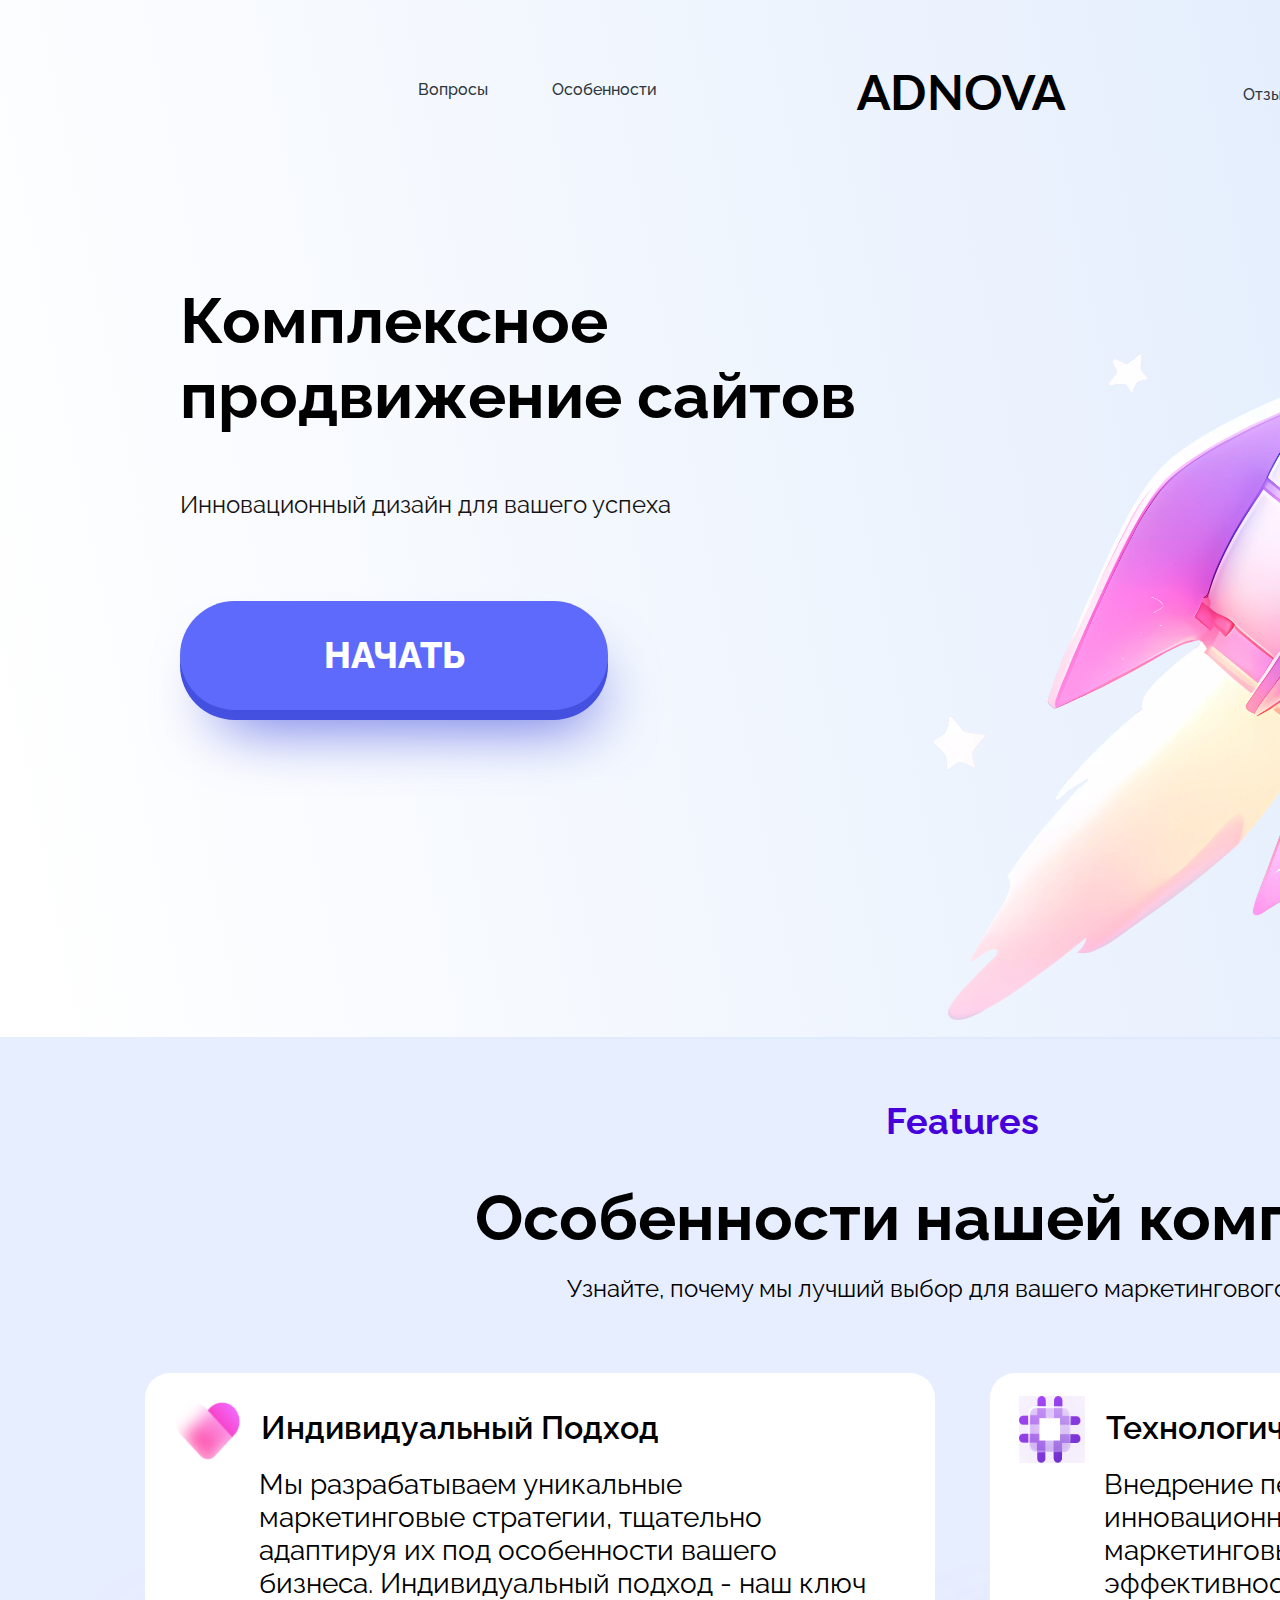
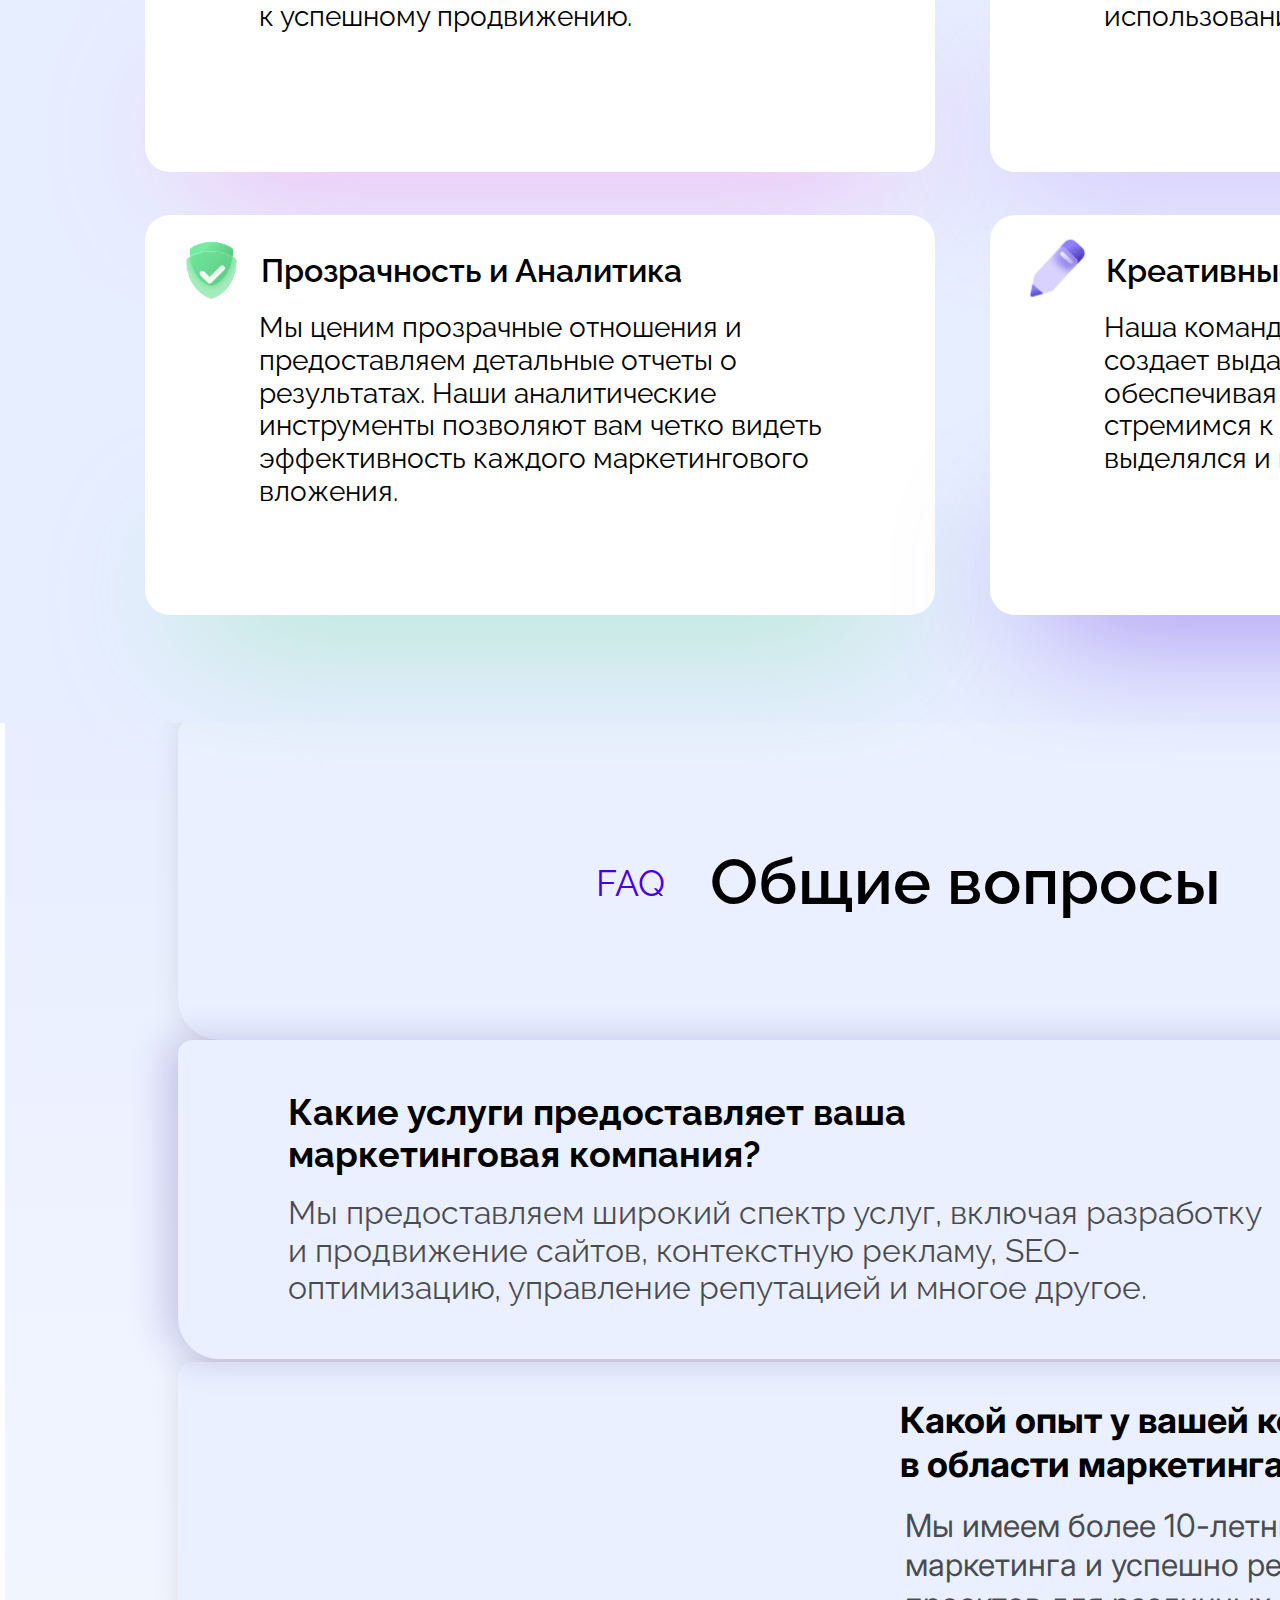
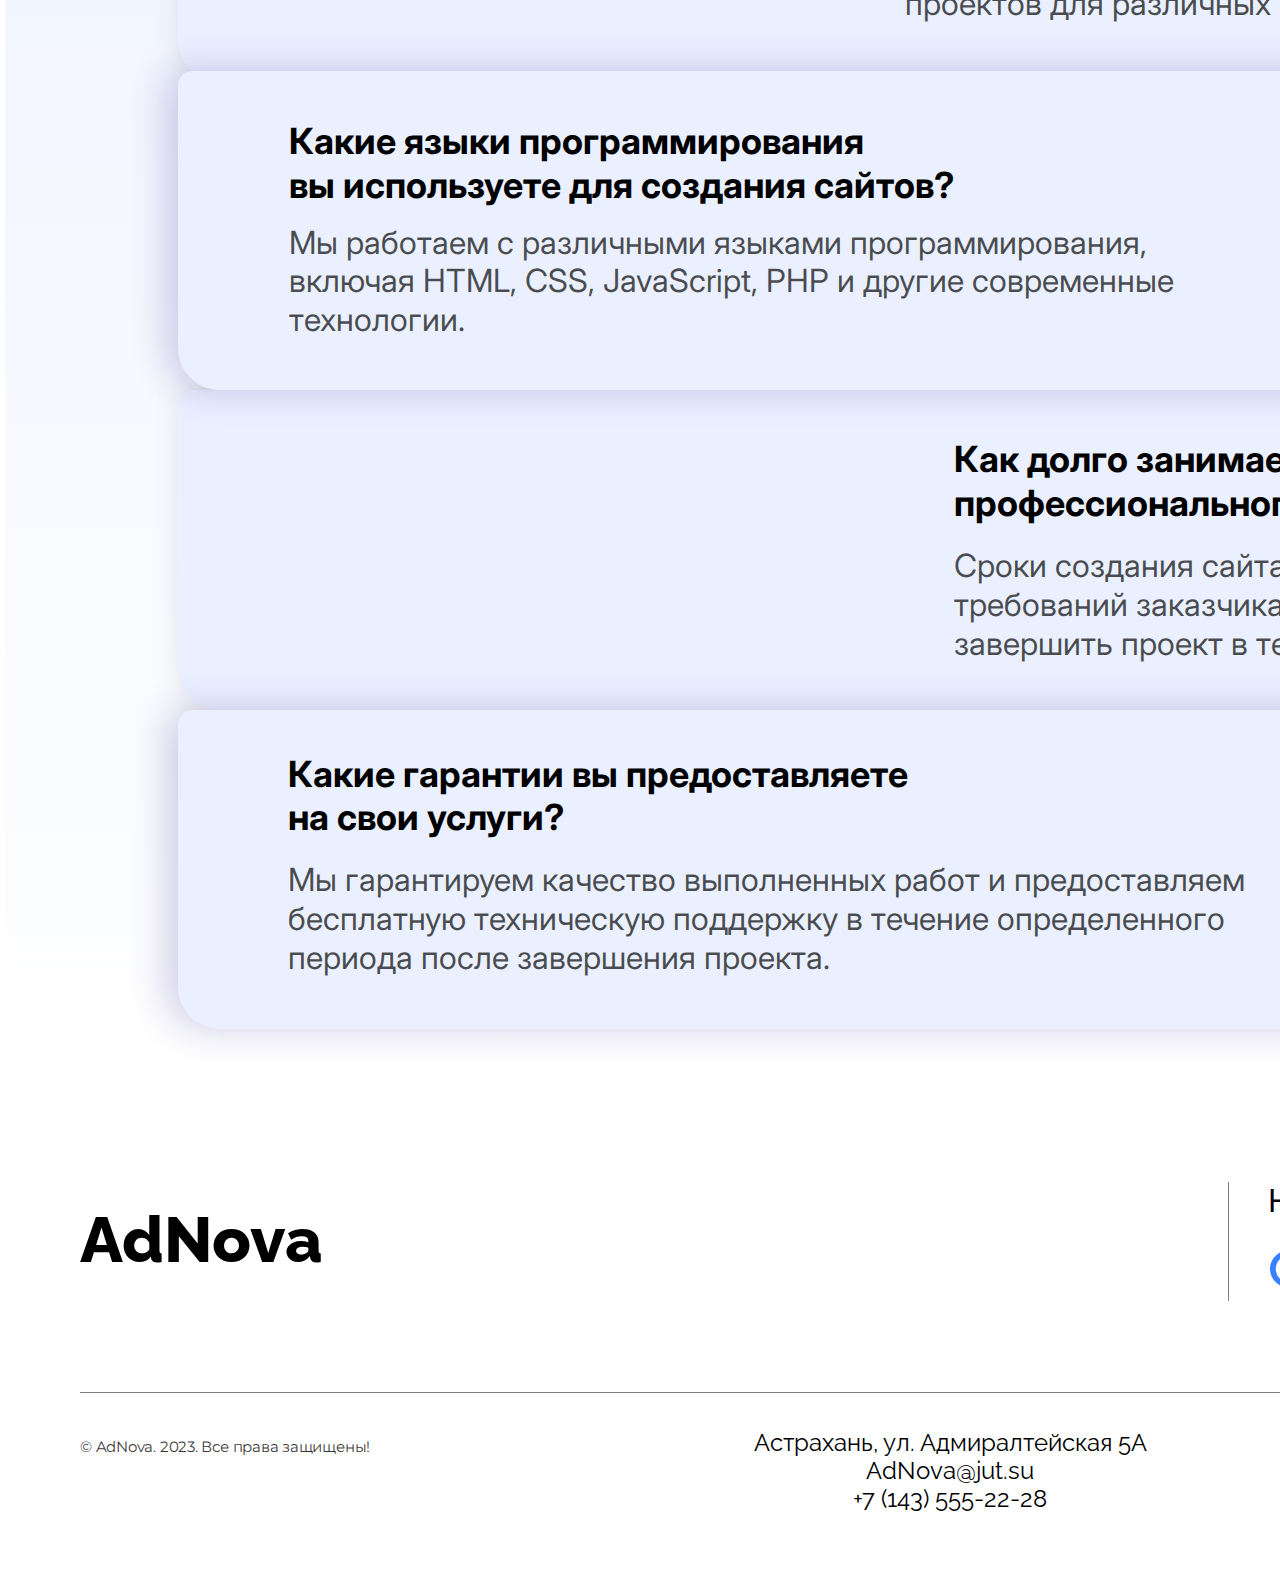
<file: index.html>
<!DOCTYPE html>
<html>
<head>
  <meta charset="utf-8" />
  <link rel="icon" href="/favicon.ico" />
  <meta name="viewport" content="width=device-width, initial-scale=1" />
  <meta name="theme-color" content="#000000" />
  <title>ADNOVA</title>
  <link rel="stylesheet" href="https://fonts.googleapis.com/css?family=Inter%3A400%2C700"/>
  <link rel="stylesheet" href="https://fonts.googleapis.com/css?family=Source+Sans+Pro%3A400%2C500%2C600%2C700%2C800"/>
  <link rel="stylesheet" href="https://fonts.googleapis.com/css?family=Raleway%3A400%2C500%2C600%2C700%2C800"/>
  <link rel="stylesheet" href="https://fonts.googleapis.com/css?family=Lato%3A700"/>
  <link rel="stylesheet" href="https://fonts.googleapis.com/css?family=Montserrat%3A400"/>
  <link rel="stylesheet" href="./styles/style.css"/>
</head>
<body>
<div class="Adnova">
  <div class="auto-group-83gq-hGx">
    <div class="body1-i5a">
      <div class="rectangle-11-yGQ">
      </div>
     
      <div class="rectangle-34-y3S"> 
      </div>
      <div class="rectangle-39-DTa">
      </div>
      <div class="rectangle-41-grx" id="fcku">
      </div>
      <div class="rectangle-35-bDE">
      </div>
      <div class="rectangle-38-35E">
      </div>
      <div class="rectangle-40-Jmr">
      </div>
      <p class="item--Zxg">
      Какие языки программирования 
      <br/>
      вы используете для создания сайтов?
      </p>
      <p class="html-css-javascript-php--65S">Мы работаем с различными языками программирования, включая HTML, CSS, JavaScript, PHP и другие современные технологии.</p>
      <p class="item--qSL">Как долго занимает создание профессионального сайта?</p>
      <p class="item-4-6--q4x">Сроки создания сайта зависят от его сложности и требований заказчика. Обычно мы стараемся завершить проект в течение 4-6 недель.</p>
      <p class="item--5tQ">Какие гарантии вы предоставляете на свои услуги?</p>
      <p class="item--VSL">Мы гарантируем качество выполненных работ и предоставляем бесплатную техническую поддержку в течение определенного периода после завершения проекта.</p>
      <p class="faq-7ME">FAQ</p>
      <p class="item--cHz">Какие услуги предоставляет ваша маркетинговая компания?</p>
      <p class="seo--bvc">Мы предоставляем широкий спектр услуг, включая разработку и продвижение сайтов, контекстную рекламу, SEO-оптимизацию, управление репутацией и многое другое.</p>
      <p class="item--Npt">Какой опыт у вашей компании в области маркетинга?</p>
      <p class="item-10--bSk">Мы имеем более 10-летний опыт работы в сфере маркетинга и успешно реализовали множество проектов для различных клиентов.</p>
      <div class="item--aT6">Общие вопросы</div>
    </div>
    <div class="body-pMS">
      <div class="auto-group-yzvt-GjE">
        <div class="item--ZiL">Особенности нашей компании</div>
        <div class="features-zYk">Features</div>
        <div class="item--hCG">Узнайте, почему мы лучший выбор для вашего маркетингового сайта</div>
        <div class="rectangle-12-U6Y">
        </div>
        <div class="rectangle-13-9Ta">
        </div>
        <div class="rectangle-7-4aY">
        </div>
        <img class="heart-nWY" src="./assets/heart-stQ.png"/>
        <div class="item--vMr">Индивидуальный Подход</div>
        <p class="item--Mxx">Мы разрабатываем уникальные маркетинговые стратегии, тщательно адаптируя их под особенности вашего бизнеса. Индивидуальный подход - наш ключ к успешному продвижению.</p>
        <div class="rectangle-8-Yg4">
        </div>
        <img class="heart-5R6" src="./assets/heart-aGL.png"/>
        <div class="item--BU8">Технологическая Инновационность</div>
        <p class="item--1xx">Внедрение передовых технологий и инновационных решений в наши маркетинговые кампании обеспечивает эффективность и превосходство в использовании современных трендов.</p>
        
        
      </div>
      <div class="auto-group-vjgc-HxQ">
        <div class="auto-group-uzxp-biC">
          <div class="rectangle-12-wGG">
          </div>
          <div class="rectangle-9-YSQ">
          </div>
          <img class="heart-4fe" src="./assets/heart.png"/>
          <div class="item--CG4">Прозрачность и Аналитика</div>
          <p class="item--dcG">Мы ценим прозрачные отношения и предоставляем детальные отчеты о результатах. Наши аналитические инструменты позволяют вам четко видеть эффективность каждого маркетингового вложения.</p>
        </div>
        <div class="auto-group-bfkx-mVW">
          <div class="rectangle-11-tKE">
          </div>
          <div class="rectangle-10-QHa">
          </div>
          <img class="heart-vFv" src="./assets/heart-Eap.png"/>
          <div class="item--dw2">Креативные Решения и Результаты</div>
          <p class="item--URr">Наша команда креативных специалистов создает выдающиеся рекламные материалы, обеспечивая впечатляющие результаты. Мы стремимся к тому, чтобы ваш бренд выделялся и привлекал внимание.</p>
        </div>
      </div>
    </div>
    <div class="header-316">
      
      <img class="rocket" src="./assets/rocket.png"/>
      <div class="item--7v4">
      Комплексное
      <br/>
      продвижение сайтов
      </div>
      <div class="item--Zn4">Инновационный дизайн для вашего успеха</div>
      <div class="group-54-NDi">
        <div class="rectangle-44-6fW">
        </div>
        <div class="rectangle-43-DVE">
        </div>
        <a href="page2.html" class="rectangle-42-YnQ">

        </a>
        <div class="item--Vhe"><a class="tsugino" href="page2.html">НАЧАТЬ</a></div>
      </div>
      
      <div class="head-G68">
        <div class="group-50-QCL">
          <div class="group-53-N9A">
            <div class="item--Vja"><a href="#" class="mueno" id="quetion">Вопросы</a></div>
            <div class="item--LVJ"><a href="#" class="mueno">Особенности</a></div>
            <div class="menu-qgx">
              <div class="item--bRE"><a href="page3.html" class="mueno">Отзывы</a></div>
              <div class="item--tfE"><a href="page2.html" class="mueno">Оставьте заявку</a></div>
            </div>
          </div>
          <div class="adnova-Pbz">ADNOVA</div>
        </div>
      </div>
    </div>
  </div>
  <div class="footer-a-cUk">
    <div class="auto-group-ntp4-w1E">
      <div class="adnova-fT2">AdNova</div>
      <div class="line-1-yCp">
      </div>
      <div class="auto-group-hk2c-usA">
        <div class="auto-group-cnus-EeY">
          <div class="item--P1e">Наши пратнёры:</div>
          <div class="auto-group-1wxs-dwa">
            <div class="google-NeG">
              <img class="vector-WVa" src="./assets/vector-4Ng.png"/>
              <img class="vector-2Tv" src="./assets/vector-rLk.png"/>
              <img class="vector-kPv" src="./assets/vector-CPE.png"/>
              <img class="vector-szL" src="./assets/vector-qH6.png"/>
              <img class="vector-cS8" src="./assets/vector.png"/>
              <img class="vector-wDW" src="./assets/vector-gng.png"/>
            </div>
            <img class="youtube-UjE" src="./assets/youtube.png"/>
          </div>
        </div>
        <img class="jdcom-1z4" src="./assets/jdcom.png"/>
      </div>
    </div>
    <div class="rectangle-kgk">
    </div>
    <div class="auto-group-ucvq-f32">
      <p class="adnova-2023--bBa">© AdNova. 2023. Все права защищены!</p>
      <div class="adnovajutsu-7-143-555-22-28-FG8">
        <span class="adnovajutsu-7-143-555-22-28-FG8-sub-0" style="text-align: center;">
        Астрахань, ул. Адмиралтейская 5А
        <br>
        AdNova@jut.su
        <br>
        +7 (143) 555-22-28
        </span>
        
        <span class="adnovajutsu-7-143-555-22-28-FG8-sub-2"></span>
      </div>
      <p class="item--cRS">Подпишитесь:</p>
      <img class="discord-ssA" src="./assets/discord.png"/>
      <div class="twitter-1Cg">
        <img class="twitter-Xgp" src="./assets/twitter.png"/>
      </div>
      <img class="telegram-3v4" src="./assets/telegram.png"/>
    </div>
  </div>
</div>

<script>
  let fcku = document.querySelector("#fcku")
  let quetion = document.querySelector("#quetion")

  let fpos = fcku.getBoundingClientRect()

  quetion.addEventListener('click', ()=>{
    window.scrollBy(0, fpos.y)
  })
  
  console.log(fpos.y)
  window.scrollBy(0, fpos.y)
</script>

</body>
</html>
</file>
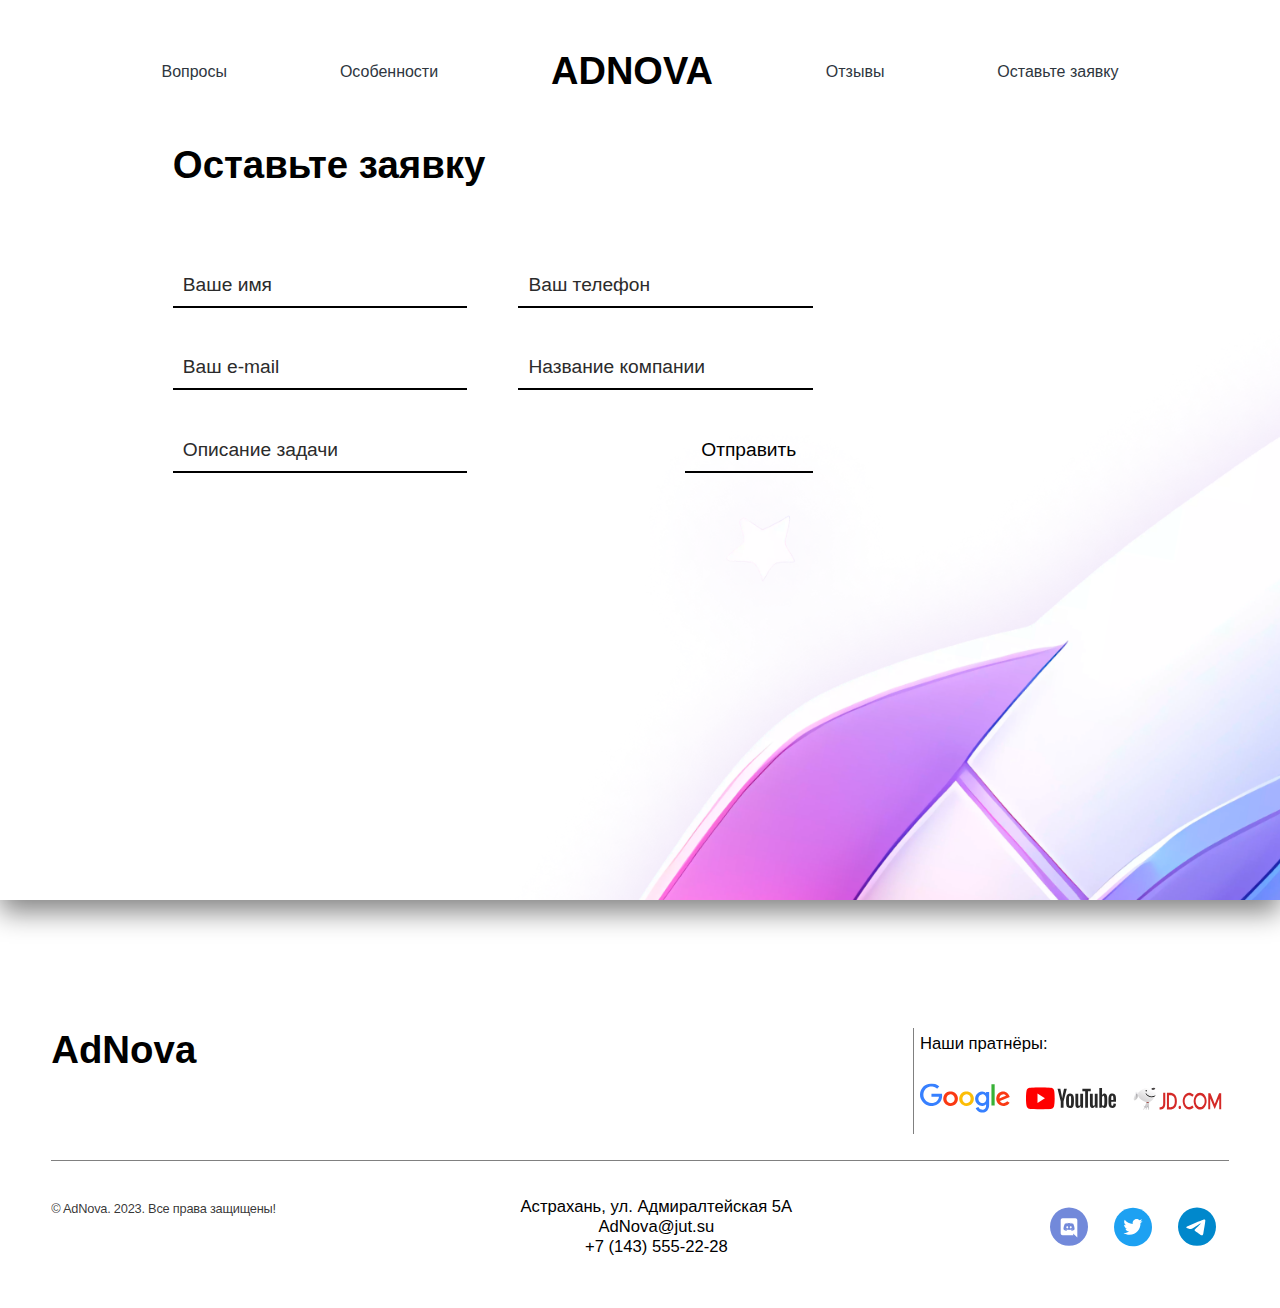
<file: page2.html>
<!DOCTYPE html>
<html>
<head>
  <meta charset="utf-8" />
  <link rel="icon" href="/favicon.ico" />
  <meta name="viewport" content="width=device-width, initial-scale=1" />
  <meta name="theme-color" content="#000000" />
  <title>3</title>
  <link rel="stylesheet" href="https://fonts.googleapis.com/css?family=Lato%3A400%2C700"/>
  <link rel="stylesheet" href="https://fonts.googleapis.com/css?family=Source+Sans+Pro%3A400%2C500%2C700"/>
  <link rel="stylesheet" href="https://fonts.googleapis.com/css?family=Raleway%3A500"/>
  <link rel="stylesheet" href="./styles/page2.css"/>
</head>
<body>

  <main>
    <div class="modal">
      <div class="window">
        <p class="title_modal">Заявка отправлена </p>
        <div id="btn_modal">
          <a href="index.html" id="mewo_btn">На главную</a>
        </div>
      </div>
    </div>
  
    <header>
      <nav>
        <a href="index.html">Вопросы</a>
        <a href="index.html">Особенности</a>
        <a href="index.html" class="header-title" >ADNOVA</a>
          <a href="page3.html">Отзывы</a>
          <a href="page2.html">Оставьте заявку</a>
      </nav>
    </header>
    
    <div class="title">
      <p>Оставьте заявку</p>
    </div>
  
    <div class="form">
      <input type="text" placeholder="Ваше имя">
      <input type="text" placeholder="Ваш телефон">
      <input type="text" placeholder="Ваш e-mail">
      <input type="text" placeholder="Название компании">
      <input type="text" placeholder="Описание задачи">
      <input type="button" id="button" value="Отправить">
    </div>
  </main>
  
  <footer>
    <div class="f-shadow"></div>
    <div class="footer">
      <div class="f-logo">
        <p>AdNova</p>
      </div>
      <div class="our-partners">
        <div class="f-title">
          <p>Наши пратнёры:</p>
        </div>
        <div class="f-img">
          <img src="assets/Google.svg" alt="">
          <img src="assets/Youtube.svg" alt="">
          <img src="assets/Jdcom.svg" alt="">
        </div>
      </div>
    </div>
    <div class="copyright">
      <p class="cr">© AdNova. 2023. Все права защищены!</p>
      <p class="adr">Астрахань, ул. Адмиралтейская 5А<br>
        AdNova@jut.su<br>
        +7 (143) 555-22-28<br>
      </p>
      <div class="links">
        <img src="assets/discord.svg" alt="">
        <img src="assets/twitter.svg" alt="">
        <img src="assets/telegram.svg" alt="">
      </div>
    </div>
  </footer>


  <script>
    let button = document.querySelector("#button")
    let mewo_btn = document.querySelector("#mewo_btn")
    let modal = document.querySelector(".modal")

    button.addEventListener('click', ()=>{
      modal.style.display = 'inline'
      document.body.style.overflow = "hidden"
    })
    // mewo_btn.addEventListener('click', ()=>{
    //   modal.style.display = 'none'
    // })
  </script>
</body>
</html>
</file>
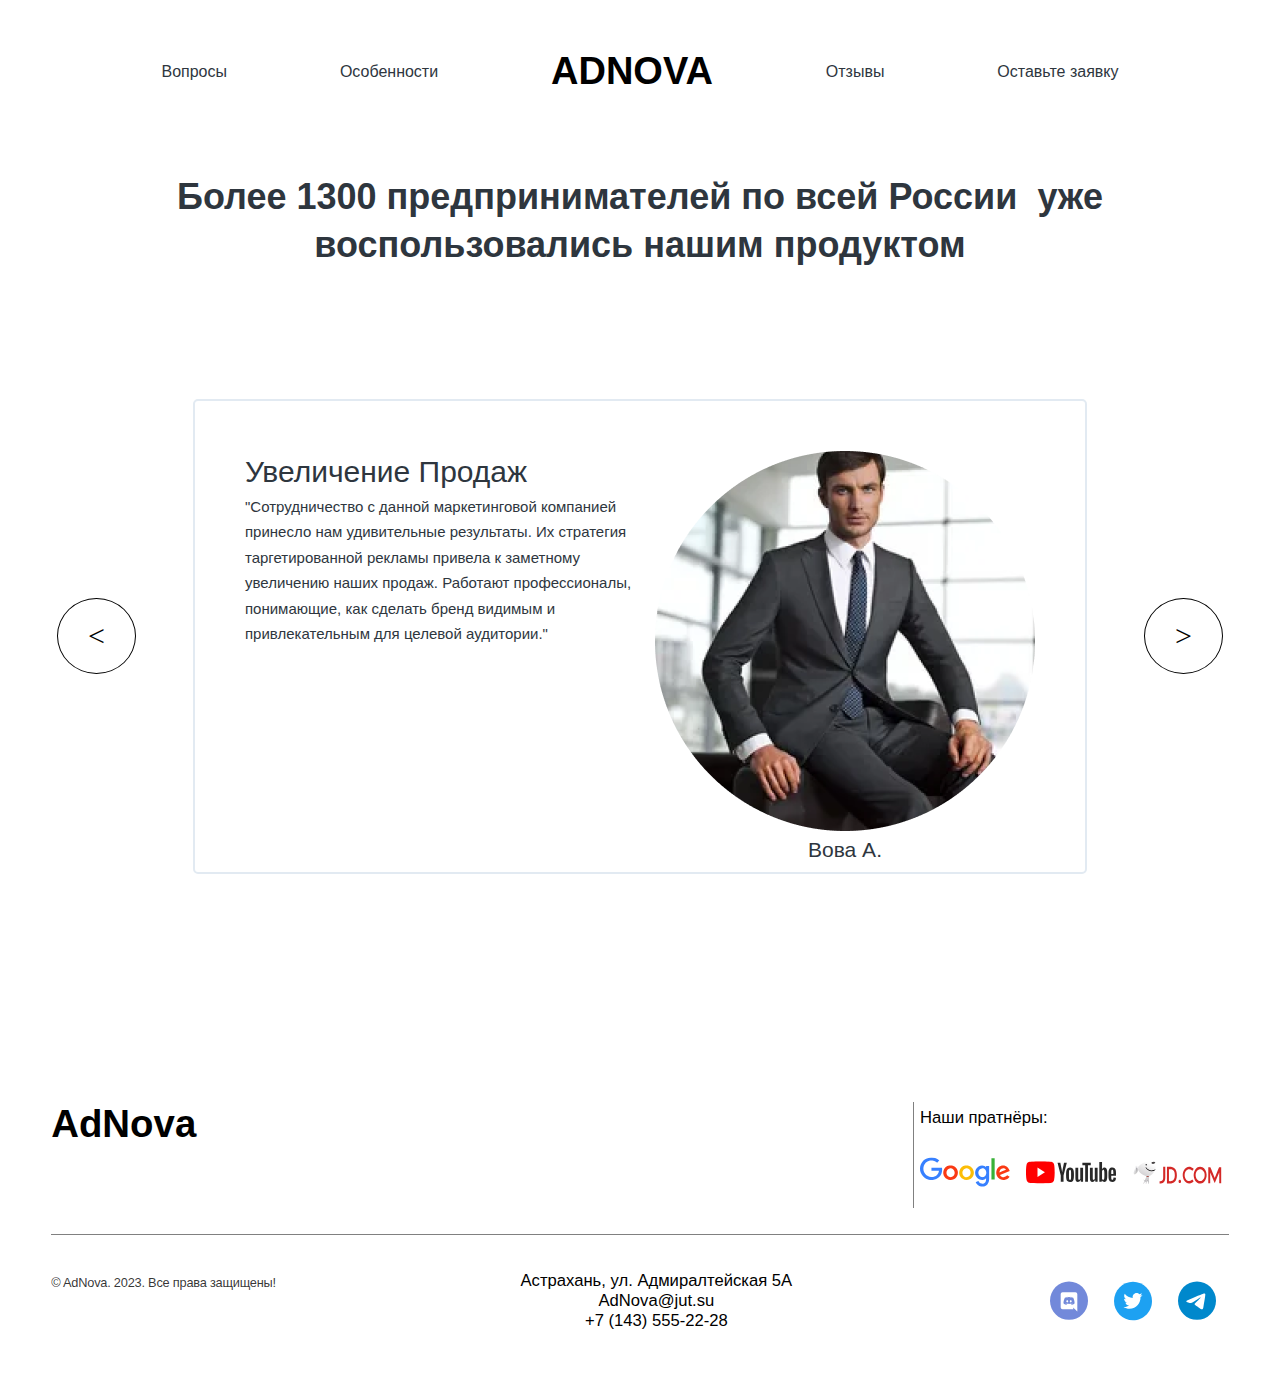
<file: page3.html>
<!DOCTYPE html>
<html lang="en">
<head>
    <meta charset="UTF-8">
    <meta name="viewport" content="width=device-width, initial-scale=1.0">
    <link rel="stylesheet" href="styles/page3.css">
    <title>Document</title>
</head>
<body>
    <header>
        <nav>
            <a href="index.html">Вопросы</a>
            <a href="index.html">Особенности</a>
            <a href="index.html" class="header-title" >ADNOVA</a>
            <a href="page3.html">Отзывы</a>
            <a href="page2.html">Оставьте заявку</a>
          </nav>
    </header>

    <div class="mari-title">
        <p>Более 1300 предпринимателей по всей России  уже воспользовались нашим продуктом</p>
    </div>

    <div class="line">
        <div class="prew">
            <p><</p>
        </div>

        <section id="mewo">
            <div class="reviwe">
                <div class="basil-title">
                    <p>Увеличение Продаж</p>
                </div>
                <div class="basil-caption">
                    <p>"Сотрудничество с данной маркетинговой компанией принесло нам удивительные результаты. Их стратегия таргетированной рекламы привела к заметному увеличению наших продаж. Работают профессионалы, понимающие, как сделать бренд видимым и привлекательным для целевой аудитории."</p>
                </div>
            </div>
            <div class="sweetheart">
                <img src="assets/vova.png" alt="">
                <p class="name">Вова А.</p>
            </div>
        </section>
        <section id="mewo2" style="display: none;">
            <div class="reviwe">
                <div class="basil-title">
                    <p>Креативные Решения</p>
                </div>
                <div class="basil-caption">
                    <p>Нам пришлось столкнуться с конкуренцией, и благодаря креативным решениям этой маркетинговой компании, наш бренд выделился на рынке. Их команда создала уникальные рекламные материалы, которые вызвали яркий отклик у целевой аудитории. Очень рекомендуем!</p>
                </div>
            </div>
            <div class="sweetheart" >
                <img src="assets/roblox.png" alt="">
                <p class="name">Макс Барский</p>
            </div>
        </section>
        <section id="mewo3" style="display: none;">
            <div class="reviwe">
                <div class="basil-title">
                    <p>Прозрачность и Результаты</p>
                </div>
                <div class="basil-caption">
                    <p>Одно из самых ценных качеств этой маркетинговой компании - это прозрачность в работе. Мы всегда в курсе процессов и получаем подробные отчеты о результатах. Их аналитический подход позволяет точно измерять эффективность каждой кампании. Спасибо за профессионализм и результаты!</p>
                </div>
            </div>
            <div class="sweetheart">
                <img src="assets/fish.png" alt="">
                <p class="name">Данил антипов</p>
            </div>
        </section>

        <div class="next">
            <p>></p>
        </div>
    </div>

    <footer>
        <div class="f-shadow"></div>
        <div class="footer">
          <div class="f-logo">
            <p>AdNova</p>
          </div>
          <div class="our-partners">
            <div class="f-title">
              <p>Наши пратнёры:</p>
            </div>
            <div class="f-img">
              <img src="assets/Google.svg" alt="">
              <img src="assets/Youtube.svg" alt="">
              <img src="assets/Jdcom.svg" alt="">
            </div>
          </div>
        </div>
        <div class="copyright">
          <p class="cr">© AdNova. 2023. Все права защищены!</p>
          <p class="adr">Астрахань, ул. Адмиралтейская 5А<br>
            AdNova@jut.su<br>
            +7 (143) 555-22-28<br>
          </p>
          <div class="links">
            <img src="assets/discord.svg" alt="">
            <img src="assets/twitter.svg" alt="">
            <img src="assets/telegram.svg" alt="">
          </div>
        </div>
      </footer>
    <script>
        let b = 1

        let mewo = document.querySelector('#mewo')
        let mewo2 = document.querySelector('#mewo2')
        let mewo3 = document.querySelector('#mewo3')

        let next = document.querySelector('.next')
        let prew = document.querySelector('.prew')

        next.addEventListener('click', ()=>{
            b += 1
            if(b == 1){
                mewo.style.display = 'flex'
                mewo2.style.display = 'none'
                mewo3.style.display = 'none'
            }
            if(b == 2){
                mewo.style.display = 'none'
                mewo2.style.display = 'flex'
                mewo3.style.display = 'none'
            }
            if(b == 3){
                mewo.style.display = 'none'
                mewo2.style.display = 'none'
                mewo3.style.display = 'flex'

                b = 0
            }
            if(b>3){
                b = 1
                mewo.style.display = 'flex'
                mewo2.style.display = 'none'
                mewo3.style.display = 'none'
            }
        })

        prew.addEventListener('click', ()=>{
            b -= 1
            console.log(b);
            if(b == 0){
                mewo.style.display = 'none'
                mewo2.style.display = 'none'
                mewo3.style.display = 'flex'

                b = 3
            }
            if(b == 2){
                mewo.style.display = 'none'
                mewo2.style.display = 'none'
                mewo3.style.display = 'flex'
            }
            if(b == 1){
                mewo.style.display = 'flex'
                mewo2.style.display = 'none'
                mewo3.style.display = 'none'


            }
            if(b == 3){
                mewo.style.display = 'none'
                mewo2.style.display = 'flex'
                mewo3.style.display = 'none'


            }

            if(b<0){
                b = 3
                mewo.style.display = 'none'
                mewo2.style.display = 'none'
                mewo3.style.display = 'flex'
            }

            if(b>3){
                b = 1
                mewo.style.display = 'flex'
                mewo2.style.display = 'none'
                mewo3.style.display = 'none'
            }
        })


    </script>
</body>
</html>
</file>
<file: styles/style.css>
html {
	font-size:62.5%;
}
* {
	margin: 0;
	padding: 0;
}
ul, li {
	list-style: none;
}
input {
	border: none;
}
body {
  width: 192rem;
}.Adnova {
  box-sizing: border-box;
  padding-bottom: 3.9rem;
  width: 100%;
  overflow: hidden;
  position: relative;
  align-items: center;
  display: flex;
  flex-direction: column;
  background-color: #ffffff;
}
.Adnova .auto-group-83gq-hGx {
  margin-bottom: 8.1911rem;
  width: 100%;
  height: 430.0089rem;
  position: relative;
  flex-shrink: 0;
}
.Adnova .auto-group-83gq-hGx .body1-i5a {
  width: 192.5rem;
  height: 197.8715rem;
  position: absolute;
  left: 0;
  top: 232.0374rem;
}
.Adnova .auto-group-83gq-hGx .body1-i5a .rectangle-11-yGQ {
  width: 192rem;
  height: 197.6706rem;
  position: absolute;
  left: 0.5rem;
  top: 0.2009rem;
  background: linear-gradient(180deg, #e8eeff -0%, rgba(232, 238, 255, 0) 100%);
}
.Adnova .auto-group-83gq-hGx .body1-i5a .ellipse-3-nje {
  width: 81.7278rem;
  height: 70.7774rem;
  position: absolute;
  left: 2.186rem;
  top: 121.2729rem;
  object-fit: contain;
  vertical-align: top;
}
.Adnova .auto-group-83gq-hGx .body1-i5a .ellipse-4-h5v {
  width: 67.6135rem;
  height: 61.3195rem;
  position: absolute;
  left: 124.4rem;
  top: 58.8626rem;
  object-fit: contain;
  vertical-align: top;
}
.Adnova .auto-group-83gq-hGx .body1-i5a .ellipse-5-Dpx {
  width: 89.0471rem;
  height: 80.4635rem;
  position: absolute;
  left: 0;
  top: 12.355rem;
  object-fit: contain;
  vertical-align: top;
}
.Adnova .auto-group-83gq-hGx .body1-i5a .rectangle-34-y3S {
  width: 157.4rem;
  height: 31.9245rem;
  position: absolute;
  left: 17.8rem;
  top: 126.995rem;
  box-shadow: 1.2rem 0 3.7rem rgba(0, 0, 0, 0.200000003);
  background-color: #eaf0ff;
  border-radius: 2.8rem 55.915rem 8.3rem 8.3rem;
}
.Adnova .auto-group-83gq-hGx .body1-i5a .rectangle-39-DTa {
  width: 157.4rem;
  height: 31.9245rem;
  position: absolute;
  left: 17.8rem;
  top: 64.15rem;
  box-shadow: 1.2rem 0 3.7rem rgba(0, 0, 0, 0.200000003);
  background-color: #eaf0ff;
  border-radius: 2.8rem 55.915rem 8.3rem 8.3rem;
}
.Adnova .auto-group-83gq-hGx .body1-i5a .rectangle-41-grx {
  width: 157.4rem;
  height: 31.9245rem;
  position: absolute;
  left: 17.8rem;
  top: 0;
  box-shadow: 1.2rem 0 3.7rem rgba(0, 0, 0, 0.200000003);
  background-color: #eaf0ff;
  border-radius: 2.8rem 55.915rem 8.3rem 8.3rem;
}
.Adnova .auto-group-83gq-hGx .body1-i5a .rectangle-35-bDE {
  width: 157.4rem;
  height: 31.9245rem;
  position: absolute;
  left: 17.8rem;
  top: 158.9197rem;
  border: solid 0.1rem #eaf0ff;
  box-sizing: border-box;
  box-shadow: -1.2rem 0 3.7rem rgba(31, 22, 131, 0.200000003);
  background-color: #eaf0ff;
  border-radius: 2.8rem 55.915rem 8.3rem 8.3rem;
}
.Adnova .auto-group-83gq-hGx .body1-i5a .rectangle-38-35E {
  width: 157.4rem;
  height: 31.9245rem;
  position: absolute;
  left: 17.8rem;
  top: 95.0706rem;
  border: solid 0.1rem #eaf0ff;
  box-sizing: border-box;
  box-shadow: -1.2rem 0 3.7rem rgba(31, 22, 131, 0.200000003);
  background-color: #eaf0ff;
  border-radius: 2.8rem 55.915rem 8.3rem 8.3rem;
}
.Adnova .auto-group-83gq-hGx .body1-i5a .rectangle-40-Jmr {
  width: 157.4rem;
  height: 31.9245rem;
  position: absolute;
  left: 17.8rem;
  top: 31.9245rem;
  border: solid 0.1rem #eaf0ff;
  box-sizing: border-box;
  box-shadow: -1.2rem 0 3.7rem rgba(31, 22, 131, 0.200000003);
  background-color: #eaf0ff;
  border-radius: 2.8rem 55.915rem 8.3rem 8.3rem;
}
.Adnova .auto-group-83gq-hGx .body1-i5a .item--Zxg {
  width: 71.2rem;
  height: 13.1rem;
  position: absolute;
  left: 28.9rem;
  top: 99.9898rem;
  font-size: 3.6rem;
  font-weight: 700;
  line-height: 1.2125;
  color: #000000;
  font-family: Inter, 'Source Sans Pro';
}
.Adnova .auto-group-83gq-hGx .body1-i5a .html-css-javascript-php--65S {
  width: 92.9rem;
  height: 11.7rem;
  position: absolute;
  left: 28.9rem;
  top: 110.3302rem;
  font-size: 3.2rem;
  font-weight: 400;
  line-height: 1.2125;
  color: rgba(0, 0, 0, 0.6999999881);
  font-family: Inter, 'Source Sans Pro';
}
.Adnova .auto-group-83gq-hGx .body1-i5a .item--qSL {
  width: 65rem;
  height: 8.8rem;
  position: absolute;
  left: 95.4rem;
  top: 131.814rem;
  font-size: 3.6rem;
  font-weight: 700;
  line-height: 1.2125;
  color: #000000;
  font-family: Inter, 'Source Sans Pro';
}
.Adnova .auto-group-83gq-hGx .body1-i5a .item-4-6--q4x {
  width: 78.8rem;
  height: 11.7rem;
  position: absolute;
  left: 95.4rem;
  top: 142.6563rem;
  font-size: 3.2rem;
  font-weight: 400;
  line-height: 1.2125;
  color: rgba(0, 0, 0, 0.6999999881);
  font-family: Inter, 'Source Sans Pro';
}
.Adnova .auto-group-83gq-hGx .body1-i5a .item--5tQ {
  width: 66.6rem;
  height: 8.8rem;
  position: absolute;
  left: 28.8rem;
  top: 163.2364rem;
  font-size: 3.6rem;
  font-weight: 700;
  line-height: 1.2125;
  color: #000000;
  font-family: Inter, 'Source Sans Pro';
}
.Adnova .auto-group-83gq-hGx .body1-i5a .item--VSL {
  width: 106.6rem;
  height: 11.7rem;
  position: absolute;
  left: 28.8rem;
  top: 174.0787rem;
  font-size: 3.2rem;
  font-weight: 400;
  line-height: 1.2125;
  color: rgba(0, 0, 0, 0.6999999881);
  font-family: Inter, 'Source Sans Pro';
}
.Adnova .auto-group-83gq-hGx .body1-i5a .faq-7ME {
  width: 7rem;
  height: 4.3rem;
  position: absolute;
  left: 59.6rem;
  top: 14.1552rem;
  font-size: 3.6rem;
  font-weight: 400;
  line-height: 1.175;
  color: #4600db;
  font-family: Raleway, 'Source Sans Pro';
  white-space: nowrap;
}
.Adnova .auto-group-83gq-hGx .body1-i5a .item--cHz {
  width: 63.6rem;
  height: 8.5rem;
  position: absolute;
  left: 28.8rem;
  top: 37.0444rem;
  font-size: 3.6rem;
  font-weight: 700;
  line-height: 1.175;
  color: #000000;
  font-family: Raleway, 'Source Sans Pro';
}
.Adnova .auto-group-83gq-hGx .body1-i5a .seo--bvc {
  width: 99rem;
  height: 11.3rem;
  position: absolute;
  left: 28.8rem;
  top: 47.3848rem;
  font-size: 3.2rem;
  font-weight: 400;
  line-height: 1.175;
  color: rgba(0, 0, 0, 0.6999999881);
  font-family: Raleway, 'Source Sans Pro';
}
.Adnova .auto-group-83gq-hGx .body1-i5a .item--Npt {
  width: 55.4rem;
  height: 8.8rem;
  position: absolute;
  left: 90rem;
  top: 67.8647rem;
  font-size: 3.6rem;
  font-weight: 700;
  line-height: 1.2125;
  color: #000000;
  font-family: Inter, 'Source Sans Pro';
}
.Adnova .auto-group-83gq-hGx .body1-i5a .item-10--bSk {
  width: 80.6rem;
  height: 11.7rem;
  position: absolute;
  left: 90.5rem;
  top: 78.7069rem;
  font-size: 3.2rem;
  font-weight: 400;
  line-height: 1.2125;
  color: rgba(0, 0, 0, 0.6999999881);
  font-family: Inter, 'Source Sans Pro';
}
.Adnova .auto-group-83gq-hGx .body1-i5a .item--aT6 {
  width: 58.9rem;
  height: 7.6rem;
  position: absolute;
  left: 67.05rem;
  top: 12.363rem;
  display: flex;
  align-items: center;
  justify-content: center;
  font-size: 6.4rem;
  font-weight: 600;
  line-height: 1.175;
  color: #000000;
  font-family: Raleway, 'Source Sans Pro';
  white-space: nowrap;
}
.Adnova .auto-group-83gq-hGx .body-pMS {
  box-sizing: border-box;
  padding: 0.1rem 0rem 10.804rem 0rem;
  width: 192rem;
  height: 128.6rem;
  position: absolute;
  left: 0;
  top: 103.7rem;
  align-items: center;
  display: flex;
  flex-direction: column;
  background-color: #e7eeff;
}
.Adnova .auto-group-83gq-hGx .body-pMS .auto-group-yzvt-GjE {
  margin: 0rem 0.458rem 4.317rem 0rem;
  width: 191.5421rem;
  height: 73.4237rem;
  position: relative;
  flex-shrink: 0;
}
.Adnova .auto-group-83gq-hGx .body-pMS .auto-group-yzvt-GjE .item--ZiL {
  width: 111.3rem;
  height: 7.6rem;
  position: absolute;
  left: 40.5994rem;
  top: 14.2075rem;
  display: flex;
  align-items: center;
  justify-content: center;
  font-size: 6.4rem;
  font-weight: 700;
  line-height: 1.175;
  color: #000000;
  font-family: Raleway, 'Source Sans Pro';
  white-space: nowrap;
}
.Adnova .auto-group-83gq-hGx .body-pMS .auto-group-yzvt-GjE .features-zYk {
  width: 15.1rem;
  height: 4.3rem;
  position: absolute;
  left: 88.6994rem;
  top: 6.1699rem;
  display: flex;
  align-items: center;
  justify-content: center;
  font-size: 3.6rem;
  font-weight: 700;
  line-height: 1.175;
  color: #4600db;
  font-family: Raleway, 'Source Sans Pro';
  white-space: nowrap;
}
.Adnova .auto-group-83gq-hGx .body-pMS .auto-group-yzvt-GjE .item--hCG {
  width: 87.8rem;
  height: 2.9rem;
  position: absolute;
  left: 52.3494rem;
  top: 23.6855rem;
  display: flex;
  align-items: center;
  justify-content: center;
  font-size: 2.4rem;
  font-weight: 400;
  line-height: 1.175;
  color: #000000;
  font-family: Raleway, 'Source Sans Pro';
  white-space: nowrap;
}
.Adnova .auto-group-83gq-hGx .body-pMS .auto-group-yzvt-GjE .rectangle-12-U6Y {
  width: 69.6187rem;
  height: 4.4172rem;
  position: absolute;
  left: 100.7377rem;
  top: 67.601rem;
  filter: blur(6.925rem);
  background-color: #bb83f9;
  border-radius: 2.5rem;
}
.Adnova .auto-group-83gq-hGx .body-pMS .auto-group-yzvt-GjE .rectangle-13-9Ta {
  width: 69.6187rem;
  height: 4.4172rem;
  position: absolute;
  left: 19.1501rem;
  top: 67.601rem;
  filter: blur(6.925rem);
  background-color: #ff72e4;
  border-radius: 2.5rem;
}
.Adnova .auto-group-83gq-hGx .body-pMS .auto-group-yzvt-GjE .rectangle-7-4aY {
  width: 79.0623rem;
  height: 39.9558rem;
  position: absolute;
  left: 14.4623rem;
  top: 33.468rem;
  background-color: #ffffff;
  border-radius: 2.5rem;
}
.Adnova .auto-group-83gq-hGx .body-pMS .auto-group-yzvt-GjE .heart-nWY {
  width: 7.8972rem;
  height: 7.0021rem;
  position: absolute;
  left: 16.7714rem;
  top: 35.5761rem;
  object-fit: contain;
  vertical-align: top;
}
.Adnova .auto-group-83gq-hGx .body-pMS .auto-group-yzvt-GjE .item--vMr {
  width: 47.7rem;
  height: 3.8rem;
  position: absolute;
  left: 26.1rem;
  top: 37.0894rem;
  display: flex;
  font-size: 3.2rem;
  font-weight: 600;
  line-height: 1.175;
  color: #000000;
  font-family: Raleway, 'Source Sans Pro';
  white-space: nowrap;
}
.Adnova .auto-group-83gq-hGx .body-pMS .auto-group-yzvt-GjE .item--Mxx {
  width: 60.8rem;
  height: 16.5rem;
  position: absolute;
  left: 25.9153rem;
  top: 43.1056rem;
  font-size: 2.8rem;
  font-weight: 400;
  line-height: 1.175;
  color: #000000;
  font-family: Raleway, 'Source Sans Pro';
}
.Adnova .auto-group-83gq-hGx .body-pMS .auto-group-yzvt-GjE .rectangle-8-Yg4 {
  width: 79.0623rem;
  height: 39.9558rem;
  position: absolute;
  left: 98.974rem;
  top: 33.468rem;
  background-color: #ffffff;
  border-radius: 2.5rem;
}
.Adnova .auto-group-83gq-hGx .body-pMS .auto-group-yzvt-GjE .heart-5R6 {
  width: 6.608rem;
  height: 6.7093rem;
  position: absolute;
  left: 101.9044rem;
  top: 35.7721rem;
  object-fit: contain;
  vertical-align: top;
}
.Adnova .auto-group-83gq-hGx .body-pMS .auto-group-yzvt-GjE .item--BU8 {
  width: 65.5rem;
  height: 3.8rem;
  position: absolute;
  left: 110.6117rem;
  top: 37.0894rem;
  display: flex;
  font-size: 3.2rem;
  font-weight: 600;
  line-height: 1.175;
  color: #000000;
  font-family: Raleway, 'Source Sans Pro';
  white-space: nowrap;
}
.Adnova .auto-group-83gq-hGx .body-pMS .auto-group-yzvt-GjE .item--1xx {
  width: 59.9rem;
  height: 16.5rem;
  position: absolute;
  left: 110.427rem;
  top: 43.1056rem;
  font-size: 2.8rem;
  font-weight: 400;
  line-height: 1.175;
  color: #000000;
  font-family: Raleway, 'Source Sans Pro';
}
.Adnova .auto-group-83gq-hGx .body-pMS .auto-group-yzvt-GjE .vector-1-cLU {
  width: 50.2691rem;
  height: 60.2088rem;
  position: absolute;
  left: 141.273rem;
  top: 0;
  object-fit: contain;
  vertical-align: top;
}
.Adnova .auto-group-83gq-hGx .body-pMS .auto-group-yzvt-GjE .ellipse-7-MJ4 {
  width: 35.5075rem;
  height: 28.6rem;
  position: absolute;
  left: 0;
  top: 0;
  object-fit: contain;
  vertical-align: top;
}
.Adnova .auto-group-83gq-hGx .body-pMS .auto-group-vjgc-HxQ {
  margin: 0rem 13.964rem 0rem 14.462rem;
  width: calc(100% - 28.426rem);
  height: 39.9558rem;
  display: flex;
  align-items: center;
  flex-shrink: 0;
}
.Adnova .auto-group-83gq-hGx .body-pMS .auto-group-vjgc-HxQ .auto-group-uzxp-biC {
  margin-right: 5.4494rem;
  width: 79.0623rem;
  height: 100%;
  position: relative;
  flex-shrink: 0;
}
.Adnova .auto-group-83gq-hGx .body-pMS .auto-group-vjgc-HxQ .auto-group-uzxp-biC .rectangle-12-wGG {
  width: 69.6187rem;
  height: 4.4172rem;
  position: absolute;
  left: 4.6878rem;
  top: 35.5386rem;
  filter: blur(6.925rem);
  background-color: #6ce096;
  border-radius: 2.5rem;
}
.Adnova .auto-group-83gq-hGx .body-pMS .auto-group-vjgc-HxQ .auto-group-uzxp-biC .rectangle-9-YSQ {
  width: 79.0623rem;
  height: 39.9558rem;
  position: absolute;
  left: 0;
  top: 0;
  background-color: #ffffff;
  border-radius: 2.5rem;
}
.Adnova .auto-group-83gq-hGx .body-pMS .auto-group-vjgc-HxQ .auto-group-uzxp-biC .heart-4fe {
  width: 10.0082rem;
  height: 10.8782rem;
  position: absolute;
  left: 1.2931rem;
  top: 0.1469rem;
  object-fit: contain;
  vertical-align: top;
}
.Adnova .auto-group-83gq-hGx .body-pMS .auto-group-vjgc-HxQ .auto-group-uzxp-biC .item--CG4 {
  width: 49.6rem;
  height: 3.8rem;
  position: absolute;
  left: 11.6377rem;
  top: 3.6215rem;
  display: flex;
  font-size: 3.2rem;
  font-weight: 600;
  line-height: 1.175;
  color: #000000;
  font-family: Raleway, 'Source Sans Pro';
  white-space: nowrap;
}
.Adnova .auto-group-83gq-hGx .body-pMS .auto-group-vjgc-HxQ .auto-group-uzxp-biC .item--dcG {
  width: 61rem;
  height: 16.5rem;
  position: absolute;
  left: 11.4529rem;
  top: 9.6375rem;
  font-size: 2.8rem;
  font-weight: 400;
  line-height: 1.175;
  color: #000000;
  font-family: Raleway, 'Source Sans Pro';
}
.Adnova .auto-group-83gq-hGx .body-pMS .auto-group-vjgc-HxQ .auto-group-bfkx-mVW {
  margin: 0rem 0rem 0rem 0rem;
  width: 79.0623rem;
  height: calc(100% - 0.0001rem);
  position: relative;
  flex-shrink: 0;
}
.Adnova .auto-group-83gq-hGx .body-pMS .auto-group-vjgc-HxQ .auto-group-bfkx-mVW .rectangle-11-tKE {
  width: 69.6187rem;
  height: 4.4172rem;
  position: absolute;
  left: 4.4566rem;
  top: 34.1331rem;
  filter: blur(6.925rem);
  background-color: #4600db;
  border-radius: 2.5rem;
}
.Adnova .auto-group-83gq-hGx .body-pMS .auto-group-vjgc-HxQ .auto-group-bfkx-mVW .rectangle-10-QHa {
  width: 79.0623rem;
  height: 39.9558rem;
  position: absolute;
  left: 0;
  top: 0;
  background-color: #ffffff;
  border-radius: 2.5rem;
}
.Adnova .auto-group-83gq-hGx .body-pMS .auto-group-vjgc-HxQ .auto-group-bfkx-mVW .heart-vFv {
  width: 9.9909rem;
  height: 10.8782rem;
  position: absolute;
  left: 1.2386rem;
  top: 0.1237rem;
  object-fit: contain;
  vertical-align: top;
}
.Adnova .auto-group-83gq-hGx .body-pMS .auto-group-vjgc-HxQ .auto-group-bfkx-mVW .item--dw2 {
  width: 65.5rem;
  height: 3.8rem;
  position: absolute;
  left: 11.6377rem;
  top: 3.6215rem;
  display: flex;
  font-size: 3.2rem;
  font-weight: 600;
  line-height: 1.175;
  color: #000000;
  font-family: Raleway, 'Source Sans Pro';
  white-space: nowrap;
}
.Adnova .auto-group-83gq-hGx .body-pMS .auto-group-vjgc-HxQ .auto-group-bfkx-mVW .item--URr {
  width: 60.5rem;
  height: 16.5rem;
  position: absolute;
  left: 11.4529rem;
  top: 9.6376rem;
  font-size: 2.8rem;
  font-weight: 400;
  line-height: 1.175;
  color: #000000;
  font-family: Raleway, 'Source Sans Pro';
}
.Adnova .auto-group-83gq-hGx .header-316 {
  width: 192.2498rem;
  height: 103.9rem;
  position: absolute;
  left: 0;
  top: 0;
  background: linear-gradient(258.78deg, #d6e5fc -7.68%, rgba(159, 136, 207, 0) 97.87%);
}
.Adnova .auto-group-83gq-hGx .header-316 .ellipse-4-MnU {
  width: 131rem;
  height: 68.2rem;
  position: absolute;
  left: 2.3rem;
  top: 14.4rem;
  object-fit: contain;
  vertical-align: top;
}
.Adnova .auto-group-83gq-hGx .header-316 .ellipse-5-V7z {
  width: 86.7rem;
  height: 42rem;
  position: absolute;
  left: 79.7rem;
  top: 61.8rem;
  object-fit: contain;
  vertical-align: top;
}
.Adnova .auto-group-83gq-hGx .header-316 .rocket {
  width: 106.1798rem;
  height: 103.7rem;
  position: absolute;
  left: 82.5601rem;
  top: 0;
  object-fit: cover;
  vertical-align: top;
}
.Adnova .auto-group-83gq-hGx .header-316 .item--7v4 {
  width: 69rem;
  height: 22.6rem;
  position: absolute;
  left: 18rem;
  top: 28.25rem;
  display: flex;
  font-size: 6.4rem;
  font-weight: 700;
  line-height: 1.175;
  color: #000000;
  font-family: Raleway, 'Source Sans Pro';
}
.Adnova .auto-group-83gq-hGx .header-316 .item--Zn4 {
  width: 54.7rem;
  height: 2.9rem;
  position: absolute;
  left: 18rem;
  top: 49.05rem;
  display: flex;
  font-size: 2.4rem;
  font-weight: 400;
  line-height: 1.175;
  color: #151414;
  font-family: Raleway, 'Source Sans Pro';
  white-space: nowrap;
}
.Adnova .auto-group-83gq-hGx .header-316 .group-54-NDi {
  width: 42.8rem;
  height: 11.9rem;
  position: absolute;
  left: 18rem;
  top: 60.1rem;
  border-radius: 9.1rem;
}
.Adnova .auto-group-83gq-hGx .header-316 .group-54-NDi .rectangle-44-6fW {
  width: 37.7rem;
  height: 5.2rem;
  position: absolute;
  left: 3.7rem;
  top: 6.7rem;
  filter: blur(3.17rem);
  background-color: #4350e0;
  border-radius: 9.1rem;
}
.Adnova .auto-group-83gq-hGx .header-316 .group-54-NDi .rectangle-43-DVE {
  width: 42.8rem;
  height: 10.9rem;
  position: absolute;
  left: 0;
  top: 1rem;
  background-color: #4350e0;
  border-radius: 9.1rem;
}
.Adnova .auto-group-83gq-hGx .header-316 .group-54-NDi .rectangle-42-YnQ {
  width: 42.8rem;
  height: 10.9rem;
  position: absolute;
  left: 0;
  top: 0;
  background-color: #5d6afb;
  border-radius: 9.1rem;
}

.tsugino{
  color: #fff;
  text-decoration: none;
}

.Adnova .auto-group-83gq-hGx .header-316 .group-54-NDi .item--Vhe {
  width: 16.7rem;
  height: 4.3rem;
  position: absolute;
  left: 13.05rem;
  top: 3.25rem;
  display: flex;
  align-items: center;
  justify-content: center;
  font-size: 3.6rem;
  font-weight: 800;
  line-height: 1.175;
  color: #ffffff;
  font-family: Raleway, 'Source Sans Pro';
  white-space: nowrap;
}
.Adnova .auto-group-83gq-hGx .header-316 .ellipse-6-aDJ {
  width: 63.0732rem;
  height: 27.0976rem;
  position: absolute;
  left: 0;
  top: 75.6024rem;
  object-fit: contain;
  vertical-align: top;
}
.Adnova .auto-group-83gq-hGx .header-316 .ellipse-8-X8Y {
  width: 35.8014rem;
  height: 30.05rem;
  position: absolute;
  left: 0;
  top: 0rem;
  object-fit: contain;
  vertical-align: top;
}
.Adnova .auto-group-83gq-hGx .header-316 .head-G68 {
  width: 108.1rem;
  height: 5.8rem;
  position: absolute;
  left: 41.8rem;
  top: 6.3rem;
  overflow: hidden;
}
.Adnova .auto-group-83gq-hGx .header-316 .head-G68 .group-50-QCL {
  width: 100%;
  height: 100%;
  position: relative;
}
.Adnova .auto-group-83gq-hGx .header-316 .head-G68 .group-50-QCL .group-53-N9A {
  width: 108.1rem;
  height: 2.8578rem;
  position: absolute;
  left: 0;
  top: 1.5422rem;
  display: flex;
  align-items: flex-start;
}

.mueno{
  text-decoration: none;
  font-size: 1.6rem;
  font-weight: 500;
  line-height: 1.5;
  color: #2e363e;
  font-family: Raleway, 'Source Sans Pro';
 
}

.Adnova .auto-group-83gq-hGx .header-316 .head-G68 .group-50-QCL .group-53-N9A .item--Vja {
  margin-right: 6.4rem;
  display: flex;
  font-size: 1.6rem;
  font-weight: 500;
  line-height: 1.5;
  color: #2e363e;
  font-family: Raleway, 'Source Sans Pro';
  white-space: nowrap;
  flex-shrink: 0;
}
.Adnova .auto-group-83gq-hGx .header-316 .head-G68 .group-50-QCL .group-53-N9A .item--LVJ {
  margin-right: 58.6rem;
  display: flex;
  font-size: 1.6rem;
  font-weight: 500;
  line-height: 1.5;
  color: #2e363e;
  font-family: Raleway, 'Source Sans Pro';
  white-space: nowrap;
  flex-shrink: 0;
}
.Adnova .auto-group-83gq-hGx .header-316 .head-G68 .group-50-QCL .group-53-N9A .menu-qgx {
  margin-top: 0.4578rem;
  display: flex;
  align-items: center;
  flex-shrink: 0;
}
.Adnova .auto-group-83gq-hGx .header-316 .head-G68 .group-50-QCL .group-53-N9A .menu-qgx .item--bRE {
  margin-right: 4.1rem;
  display: flex;
  font-size: 1.6rem;
  font-weight: 500;
  line-height: 1.5;
  color: #2e363e;
  font-family: Raleway, 'Source Sans Pro';
  white-space: nowrap;
  flex-shrink: 0;
}
.Adnova .auto-group-83gq-hGx .header-316 .head-G68 .group-50-QCL .group-53-N9A .menu-qgx .item--tfE {
  display: flex;
  font-size: 1.6rem;
  font-weight: 500;
  line-height: 1.5;
  color: #2e363e;
  font-family: Raleway, 'Source Sans Pro';
  white-space: nowrap;
  flex-shrink: 0;
}
.Adnova .auto-group-83gq-hGx .header-316 .head-G68 .group-50-QCL .adnova-Pbz {
  width: 20.8rem;
  height: 5.8rem;
  position: absolute;
  left: 43.85rem;
  top: 0;
  display: flex;
  align-items: center;
  justify-content: center;
  font-size: 4.8rem;
  font-weight: 700;
  line-height: 1.2;
  color: #000000;
  font-family: Lato, 'Source Sans Pro';
  white-space: nowrap;
}
.Adnova .footer-a-cUk {
  margin: 0rem 9.2rem 0rem 7.95rem;
  width: calc(100% - 17.15rem);
  overflow: hidden;
  position: relative;
  display: flex;
  flex-direction: column;
  flex-shrink: 0;
}
.Adnova .footer-a-cUk .auto-group-ntp4-w1E {
  margin-bottom: 9.1rem;
  height: 11.9rem;
  display: flex;
  align-items: center;
  flex-shrink: 0;
}
.Adnova .footer-a-cUk .auto-group-ntp4-w1E .adnova-fT2 {
  margin: 0rem 90.55rem 0.4rem 0rem;
  display: flex;
  align-items: center;
  justify-content: center;
  font-size: 6.4rem;
  font-weight: 800;
  line-height: 1.175;
  color: #000000;
  font-family: Raleway, 'Source Sans Pro';
  white-space: nowrap;
  flex-shrink: 0;
}
.Adnova .footer-a-cUk .auto-group-ntp4-w1E .line-1-yCp {
  width: 0.1rem;
  height: 11.9rem;
  background-color: #808080;
  flex-shrink: 0;
}
.Adnova .footer-a-cUk .auto-group-ntp4-w1E .auto-group-hk2c-usA {
  box-sizing: border-box;
  padding: 0.05rem 0rem 0.099rem 3.9rem;
  height: 100%;
  display: flex;
  align-items: flex-end;
  flex-shrink: 0;
}
.Adnova .footer-a-cUk .auto-group-ntp4-w1E .auto-group-hk2c-usA .auto-group-cnus-EeY {
  margin-right: 4.4215rem;
  width: 36.4rem;
  height: 100%;
  flex-shrink: 0;
}
.Adnova .footer-a-cUk .auto-group-ntp4-w1E .auto-group-hk2c-usA .auto-group-cnus-EeY .item--P1e {
  margin-bottom: 2.9504rem;
  display: flex;
  font-size: 3.2rem;
  font-weight: 500;
  line-height: 1.175;
  letter-spacing: -0.048rem;
  color: #000000;
  font-family: Raleway, 'Source Sans Pro';
  white-space: nowrap;
}
.Adnova .footer-a-cUk .auto-group-ntp4-w1E .auto-group-hk2c-usA .auto-group-cnus-EeY .auto-group-1wxs-dwa {
  margin-left: 0.2rem;
  width: calc(100% - 0.2rem);
  height: 5.0003rem;
  display: flex;
  align-items: center;
}
.Adnova .footer-a-cUk .auto-group-ntp4-w1E .auto-group-hk2c-usA .auto-group-cnus-EeY .auto-group-1wxs-dwa .google-NeG {
  margin-right: 5.5428rem;
  height: 100%;
  overflow: hidden;
  position: relative;
  display: flex;
  align-items: center;
  flex-shrink: 0;
}
.Adnova .footer-a-cUk .auto-group-ntp4-w1E .auto-group-hk2c-usA .auto-group-cnus-EeY .auto-group-1wxs-dwa .google-NeG .vector-WVa {
  margin: 0rem 0.188rem 1.12rem 0rem;
  width: 3.7874rem;
  height: 3.8806rem;
  object-fit: contain;
  vertical-align: top;
  flex-shrink: 0;
}
.Adnova .footer-a-cUk .auto-group-ntp4-w1E .auto-group-hk2c-usA .auto-group-cnus-EeY .auto-group-1wxs-dwa .google-NeG .vector-2Tv {
  margin: 0.264rem 0.222rem 0rem 0rem;
  width: 2.5102rem;
  height: 2.4979rem;
  object-fit: contain;
  vertical-align: top;
  flex-shrink: 0;
}
.Adnova .footer-a-cUk .auto-group-ntp4-w1E .auto-group-hk2c-usA .auto-group-cnus-EeY .auto-group-1wxs-dwa .google-NeG .vector-kPv {
  margin: 0.262rem 0.214rem 0rem 0rem;
  width: 2.5083rem;
  height: 2.4969rem;
  object-fit: contain;
  vertical-align: top;
  flex-shrink: 0;
}
.Adnova .footer-a-cUk .auto-group-ntp4-w1E .auto-group-hk2c-usA .auto-group-cnus-EeY .auto-group-1wxs-dwa .google-NeG .vector-szL {
  margin: 1.383rem 0.394rem 0rem 0rem;
  width: 2.3999rem;
  height: 3.6174rem;
  object-fit: contain;
  vertical-align: top;
  flex-shrink: 0;
}
.Adnova .footer-a-cUk .auto-group-ntp4-w1E .auto-group-hk2c-usA .auto-group-cnus-EeY .auto-group-1wxs-dwa .google-NeG .vector-cS8 {
  margin: 0rem 0.272rem 1.062rem 0rem;
  width: 0.5514rem;
  height: 3.6709rem;
  object-fit: contain;
  vertical-align: top;
  flex-shrink: 0;
}
.Adnova .footer-a-cUk .auto-group-ntp4-w1E .auto-group-hk2c-usA .auto-group-cnus-EeY .auto-group-1wxs-dwa .google-NeG .vector-wDW {
  margin-top: 0.2606rem;
  width: 2.3103rem;
  height: 2.4984rem;
  object-fit: contain;
  vertical-align: top;
  flex-shrink: 0;
}
.Adnova .footer-a-cUk .auto-group-ntp4-w1E .auto-group-hk2c-usA .auto-group-cnus-EeY .auto-group-1wxs-dwa .youtube-UjE {
  margin-bottom: 0.2011rem;
  width: 15.3rem;
  height: 3.8rem;
  position: relative;
  object-fit: contain;
  vertical-align: top;
  flex-shrink: 0;
}
.Adnova .footer-a-cUk .auto-group-ntp4-w1E .auto-group-hk2c-usA .jdcom-1z4 {
  margin-bottom: 0.2047rem;
  width: 15.1391rem;
  height: 3.9228rem;
  position: relative;
  object-fit: contain;
  vertical-align: top;
  flex-shrink: 0;
}
.Adnova .footer-a-cUk .rectangle-kgk {
  margin: 0rem 0rem 2.668rem 0.05rem;
  width: 152rem;
  height: 0.1rem;
  background-color: rgba(0, 0, 0, 0.5);
  flex-shrink: 0;
}
.Adnova .footer-a-cUk .auto-group-ucvq-f32 {
  margin-left: 0.05rem;
  display: flex;
  align-items: flex-start;
  flex-shrink: 0;
}
.Adnova .footer-a-cUk .auto-group-ucvq-f32 .adnova-2023--bBa {
  margin: 1.532rem 38.35rem 0rem 0rem;
  font-size: 1.5rem;
  font-weight: 400;
  line-height: 1.6;
  letter-spacing: -0.0225rem;
  color: rgba(0, 0, 0, 0.8000000119);
  font-family: Montserrat, 'Source Sans Pro';
  white-space: nowrap;
  flex-shrink: 0;
}
.Adnova .footer-a-cUk .auto-group-ucvq-f32 .adnovajutsu-7-143-555-22-28-FG8 {
  margin: 0.932rem 24.85rem 0rem 0rem;
  max-width: 41.7rem;
  display: flex;
  align-items: center;
  justify-content: center;
  font-size: 2.4rem;
  font-weight: 800;
  line-height: 1.1740000248;
  color: #000000;
  font-family: Raleway, 'Source Sans Pro';
  flex-shrink: 0;
}
.Adnova .footer-a-cUk .auto-group-ucvq-f32 .adnovajutsu-7-143-555-22-28-FG8 .adnovajutsu-7-143-555-22-28-FG8-sub-0 {
  font-size: 2.4rem;
  font-weight: 400;
  line-height: 1.175;
  color: #000000;
  font-family: Raleway, 'Source Sans Pro';
}
.Adnova .footer-a-cUk .auto-group-ucvq-f32 .adnovajutsu-7-143-555-22-28-FG8 .adnovajutsu-7-143-555-22-28-FG8-sub-1 {
  font-size: 2.4rem;
  font-weight: 400;
  line-height: 1.175;
  text-decoration-line: underline;
  color: #000000;
  font-family: Raleway, 'Source Sans Pro';
}
.Adnova .footer-a-cUk .auto-group-ucvq-f32 .adnovajutsu-7-143-555-22-28-FG8 .adnovajutsu-7-143-555-22-28-FG8-sub-2 {
  font-size: 2.4rem;
  font-weight: 400;
  line-height: 1.175;
  text-decoration-line: underline;
  color: #000000;
  font-family: Raleway, 'Source Sans Pro';
}
.Adnova .footer-a-cUk .auto-group-ucvq-f32 .item--cRS {
  margin: 1.532rem 3.5rem 0rem 0rem;
  text-align: right;
  font-size: 1.5rem;
  font-weight: 400;
  line-height: 1.6;
  letter-spacing: -0.0225rem;
  color: rgba(0, 0, 0, 0.8000000119);
  font-family: Montserrat, 'Source Sans Pro';
  white-space: nowrap;
  flex-shrink: 0;
}
.Adnova .footer-a-cUk .auto-group-ucvq-f32 .discord-ssA {
  margin: 0.532rem 2.383rem 0rem 0rem;
  width: 4.4rem;
  height: 4.4rem;
  object-fit: contain;
  vertical-align: top;
  flex-shrink: 0;
}
.Adnova .footer-a-cUk .auto-group-ucvq-f32 .twitter-1Cg {
  margin:0.5rem 2rem 7.904rem 0rem;
  box-sizing: border-box;
  padding: 1.2849rem 1.2878rem;
  background-size: cover;
  background-repeat: no-repeat;
  background-position: center;
  background-image: url('../assets/bg.png');
  flex-shrink: 0;
}
.Adnova .footer-a-cUk .auto-group-ucvq-f32 .twitter-1Cg .twitter-Xgp {
  width: 2.5756rem;
  height: 1.7583rem;
  object-fit: contain;
  vertical-align: top;
}
.Adnova .footer-a-cUk .auto-group-ucvq-f32 .telegram-3v4 {
  margin-top: 0.5317rem;
  width: 4.4rem;
  height: 4.4rem;
  object-fit: contain;
  vertical-align: top;
  flex-shrink: 0;
}
</file>
<file: styles/page2.css>
*{
  margin: 0;
  padding: 0;
  box-sizing: border-box;
}
nav{
  display: flex;
  justify-content: space-between;
  width: 1070px;
  padding: 50px 0;
}

nav a{
  color: var(--1, #2E363E);
font-family: Arial, Helvetica, sans-serif;
font-size: 16px;
font-style: normal;
font-weight: 500;
line-height: 150%; /* 24px */
text-decoration: none;
margin: auto;
}
header{
  display: flex;
  justify-content: center;
}

.header-title{
  color: #000;
text-align: center;
font-family: Arial, Helvetica, sans-serif;
font-size: 38px;
font-style: normal;
font-weight: 700;
line-height: normal;
}

.title p{
  color: #000;
font-family: Arial, Helvetica, sans-serif;
font-size: 3vw;
font-style: normal;
font-weight: 700;
line-height: normal;

margin-left: 13.5vw;
}

.form{
  width: 50vw;
  /* height: 300px; */
  margin-left: 13.5vw;
  margin-top: 6vw;
  display: flex;
  justify-content: space-between;
  flex-wrap: wrap;
}

.form input{
  
  border-top: 0;
  border-left: 0;
  border-right: 0;
  border-bottom: #000 2px solid;

  outline: none;
  padding: 10px;
  margin-bottom: 3vw;
  width: 23vw;

  color: #000;
font-family: Arial, Helvetica, sans-serif;
font-size: 1.5vw;
font-style: normal;
font-weight: 400;
line-height: normal;
}

#button{
  background: none;
  width: 10vw;
  border-color: #000000;
  transition: 200ms;
}

#button:hover{
  cursor: pointer;
  width: 11vw;
  transition: 200ms;
}

::-webkit-input-placeholder{
  color: #2b2b2b;
}

main{
  width: 100vw;
  height: 100vh;

  background: url(../assets/roceta.png);
  background-repeat: no-repeat;
  background-size: cover;


  box-shadow: 0px 12px 26px 0px rgba(0, 0, 0, 0.49);
}

.modal{
  position: absolute;
  width: 100vw;
  height: 100vh;
  backdrop-filter: blur(3px);

  display: none;
}

.modal .window{
  width: 40vw;
  height: 50vh;
  margin: auto;
  margin-top: 25vh;

  border-radius: 30px;
  background: #EAF0FF;
  box-shadow: 12px 0px 37px 0px rgba(0, 0, 0, 0.20);


}

.modal .window p.title_modal{
  color: #000;
  font-family: Arial, Helvetica, sans-serif;
  font-size: 2.5vw;
  font-style: normal;
  font-weight: 500;
  line-height: 150%; /* 120px */
  padding-top: 10vh;
  padding-bottom: 10vh;

  text-align: center;

}

.modal .window #btn_modal{
  display: flex;
  justify-content: center;
}

.modal .window #btn_modal a:hover{
  cursor: pointer;
}

.modal .window #btn_modal a{

  text-decoration: none;
  margin: auto;
  color: #FFF;
  text-align: center;
  font-family: Arial, Helvetica, sans-serif;
  font-size: 1.5vw;
  font-style: normal;
  font-weight: 600;
  line-height: normal; 
  padding: 3vh 3vw;

  border-radius: 90px;
  background: #5D6AFB;
  filter: drop-shadow(0px 11px 6px rgba(0, 0, 0, 0.25));
}


footer{
  margin: 4vw;
  margin-top: 8vw;
}


footer .f-logo{
  color: #000;
  font-family: Arial, Helvetica, sans-serif;
  font-size: 3vw;
  font-style: normal;
  font-weight: 800;
  line-height: normal;
}

.footer{
  display: flex;
  justify-content: space-between;
  padding: 2vw 0;
}

footer .our-partners{
  border-left: 1px solid #808080;
}

.footer .f-img img{
  width: 7vw;
  height: 7vh;
  margin:  0.5vw;
  margin-bottom: 0;

}


.f-title{
  color: #000;
  font-family: Arial, Helvetica, sans-serif;
  font-size: 1.3vw;
  font-style: normal;
  font-weight: 500;
  line-height: normal;
  margin:  0.5vw;
  margin-left: 0.5vw;


}

footer .copyright{
  display: flex;
  justify-content: space-between;

  border-top: 1px solid #808080;
  padding-top: 4vh;
}

footer .copyright p.cr{
  color: rgba(0, 0, 0, 0.80);
  font-family: Arial, Helvetica, sans-serif;
  font-size: 1vw;
  font-style: normal;
  font-weight: 400;
  line-height: 24px; /* 160% */
  letter-spacing: -0.225px;
}

footer .copyright p.adr{
  color: #000;
  text-align: center;
  font-family: Arial, Helvetica, sans-serif;
  font-size: 1.3vw;
  font-style: normal;
  font-weight: 400;
  line-height: normal;
}

footer .links{
  display: flex;
  justify-content: space-between;
}

footer .copyright .links img{
  width: 3vw;
  margin: 0 1vw;
}
</file>
<file: styles/page3.css>
*{
    margin: 0;
    padding: 0;
    box-sizing: border-box;
}
nav{
    display: flex;
    justify-content: space-between;
    width: 1070px;
    padding: 50px 0;
}

nav a{
    color: var(--1, #2E363E);
font-family: Arial, Helvetica, sans-serif;
font-size: 16px;
font-style: normal;
font-weight: 500;
line-height: 150%; /* 24px */
text-decoration: none;
margin: auto;
}
header{
    display: flex;
    justify-content: center;
}

.header-title{
    color: #000;
text-align: center;
font-family: Arial, Helvetica, sans-serif;
font-size: 38px;
font-style: normal;
font-weight: 700;
line-height: normal;
}

.mari-title p{
    color: var(--1, #2E363E);
text-align: center;

/* Заголовки / 36px, Bold */
font-family: Arial, Helvetica, sans-serif;
font-size: 36px;
font-style: normal;
font-weight: 700;
line-height: 133%; /* 47.88px */

width: 1180px;
margin: auto;

padding: 30px 0;
}

.line section{
    width: 894px;
    height: 475px;
    display: flex;

    border-radius: 5px;
border: 2px solid var(--10, #E2EAF2);
background: var(--, #FFF);
box-shadow: 2px 8px 9px -49px rgba(194, 198, 208, 0.06);
padding: 50px;
margin: 100px 0;

transition: 500ms;
}

.basil-title p{
    color: var(--1, #2E363E);
font-family: Arial, Helvetica, sans-serif;
font-size: 30px;
font-style: normal;
font-weight: 500;
line-height: 143%; /* 42.9px */
}

.basil-caption p{
    color: #2E363E;

/* Текст / 15px, regular (170%) */
font-family: Arial, Helvetica, sans-serif;
font-size: 15px;
font-style: normal;
font-weight: 400;
line-height: 170%; /* 25.5px */
}

.sweetheart .name{
    color: var(--1, #2E363E);
text-align: center;

/* Текст / 21px, Medium */
font-family: Arial, Helvetica, sans-serif;
font-size: 21px;
font-style: normal;
font-weight: 500;
line-height: 143%; /* 30.03px */
}

.line{
    display: flex;
    justify-content: space-around;

    /* width: 3148px; */
    overflow: hidden;
}

.prew p, .next P{
    font-size: 30px;
    padding: 20px 30px;
    border-radius: 50%;
    border: 1px solid #000;
}

.prew, .next{
    margin: auto;
}

footer{
    margin: 4vw;
    margin-top: 8vw;
  }
  
  
  footer .f-logo{
    color: #000;
    font-family: Arial, Helvetica, sans-serif;
    font-size: 3vw;
    font-style: normal;
    font-weight: 800;
    line-height: normal;
  }
  
  .footer{
    display: flex;
    justify-content: space-between;
    padding: 2vw 0;
  }
  
  footer .our-partners{
    border-left: 1px solid #808080;
  }
  
  .footer .f-img img{
    width: 7vw;
    height: 7vh;
    margin:  0.5vw;
    margin-bottom: 0;
  
  }
  
  
  .f-title{
    color: #000;
    font-family: Arial, Helvetica, sans-serif;
    font-size: 1.3vw;
    font-style: normal;
    font-weight: 500;
    line-height: normal;
    margin:  0.5vw;
    margin-left: 0.5vw;
  
  
  }
  
  footer .copyright{
    display: flex;
    justify-content: space-between;
  
    border-top: 1px solid #808080;
    padding-top: 4vh;
  }
  
  footer .copyright p.cr{
    color: rgba(0, 0, 0, 0.80);
    font-family: Arial, Helvetica, sans-serif;
    font-size: 1vw;
    font-style: normal;
    font-weight: 400;
    line-height: 24px; /* 160% */
    letter-spacing: -0.225px;
  }
  
  footer .copyright p.adr{
    color: #000;
    text-align: center;
    font-family: Arial, Helvetica, sans-serif;
    font-size: 1.3vw;
    font-style: normal;
    font-weight: 400;
    line-height: normal;
  }
  
  footer .links{
    display: flex;
    justify-content: space-between;
  }
  
  footer .copyright .links img{
    width: 3vw;
    margin: 0 1vw;
  }
</file>
